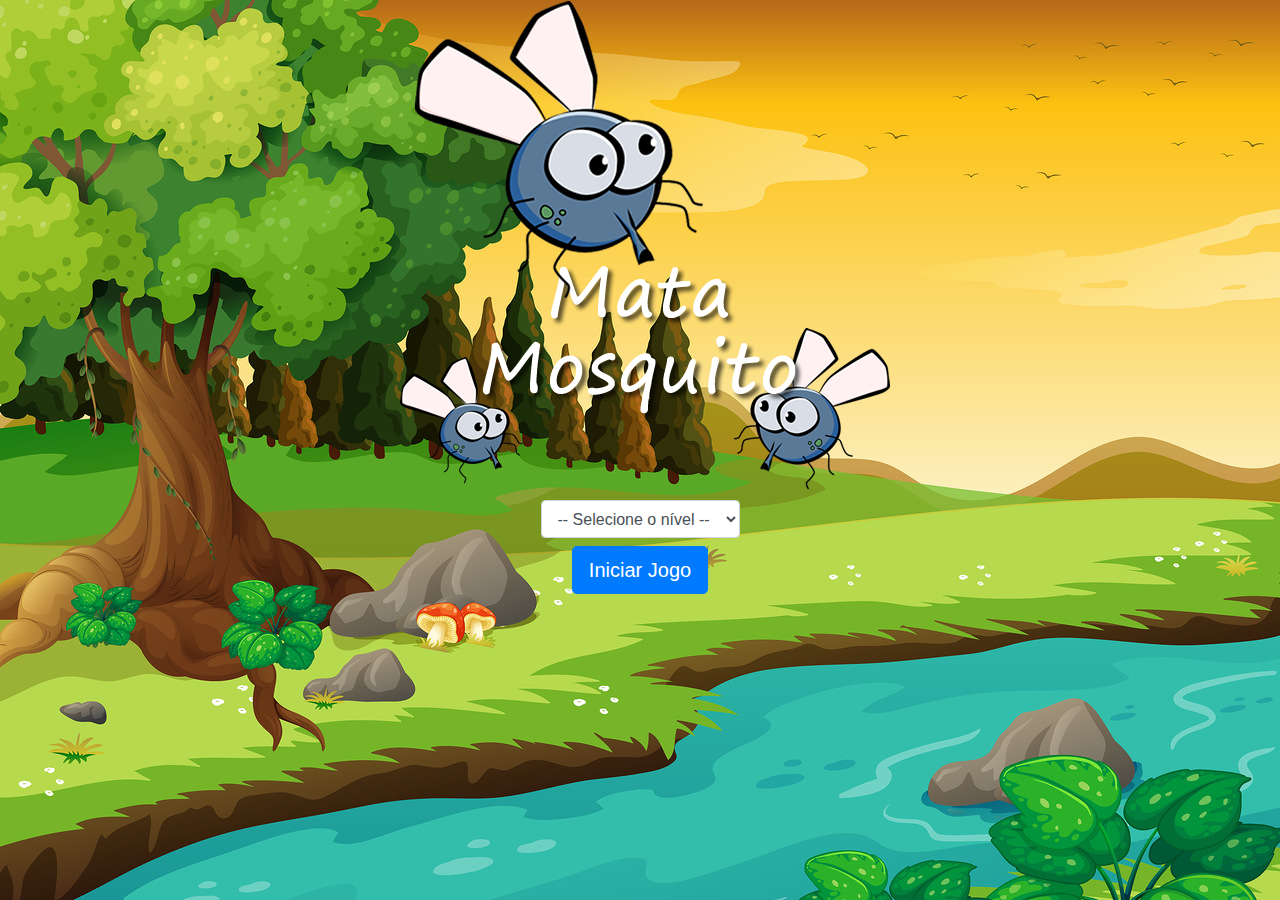
<file: 2-app-game-matamosquito/index.html>
<!DOCTYPE html>
<!--[if lt IE 7]>      <html class="no-js lt-ie9 lt-ie8 lt-ie7"> <![endif]-->
<!--[if IE 7]>         <html class="no-js lt-ie9 lt-ie8"> <![endif]-->
<!--[if IE 8]>         <html class="no-js lt-ie9"> <![endif]-->
<!--[if gt IE 8]><!--> <html class="no-js"> <!--<![endif]-->


    <head>
        <meta charset="utf-8">
        <meta http-equiv="X-UA-Compatible" content="IE=edge">
        <title>Mata Mosquito Game</title>
        <meta name="description" content="">
        <meta name="viewport" content="width=device-width, initial-scale=1">

        <!-- Latest compiled and minified CSS bootstrap-->
        <link rel="stylesheet" href="https://stackpath.bootstrapcdn.com/bootstrap/4.4.1/css/bootstrap.min.css" integrity="sha384-Vkoo8x4CGsO3+Hhxv8T/Q5PaXtkKtu6ug5TOeNV6gBiFeWPGFN9MuhOf23Q9Ifjh" crossorigin="anonymous">

        <link rel="stylesheet" href="css/estilo.css">

        <script>
            function iniciarJogo() {
                var nivel = document.getElementById('nivel').value

                if (nivel === '') 
                {
                    alert ('Selecione um nível para iniciar jogo')
                    return false
                }

                window.location.href = "app.html?" + nivel  /* O sinal de interrogação separa a pagina regisitada do parametro enviado */
            }
        </script>
    </head>


    <body>
        <!--[if lt IE 7]>
            <p class="browsehappy">You are using an <strong>outdated</strong> browser. Please <a href="#">upgrade your browser</a> to improve your experience.</p>
        <![endif]-->
        
            <div class="container">
                <div class="row">
                    <div class="col">
                        <div class="d-flex justify-content-center">
                            <img src="imagens/game.png" alt="Game over">
                        </div>
                    </div>
                </div>
            </div>

            <div class="row">
                <div class="col">
                    <div class="d-flex justify-content-center">
                        <div class="mb-2">
                            <select class="form-control" id="nivel">
                                <option value="">-- Selecione o nível --</option>
                                <option value="Normal">Normal</option>
                                <option value="Dificil">Difícil</option>
                                <option value="ChuckNorris">Chuck Norris</option>
                            </select>
                        </div>
                    </div>
                </div>
            </div>

            <div class="container">
                <div class="row">
                    <div class="col">
                        <div class="d-flex justify-content-center">
                            <button type="button" class="btn btn-primary btn-lg" onclick="iniciarJogo()">
                                Iniciar Jogo
                            </button>
                        </div>
                    </div>
                </div>
            </div>


    <!-- Latest compiled and minified JavaScript -->
    <script src="https://maxcdn.bootstrapcdn.com/bootstrap/3.3.7/js/bootstrap.min.js" integrity="sha384-Tc5IQib027qvyjSMfHjOMaLkfuWVxZxUPnCJA7l2mCWNIpG9mGCD8wGNIcPD7Txa" crossorigin="anonymous"></script>
    </body>
</html>
</file>
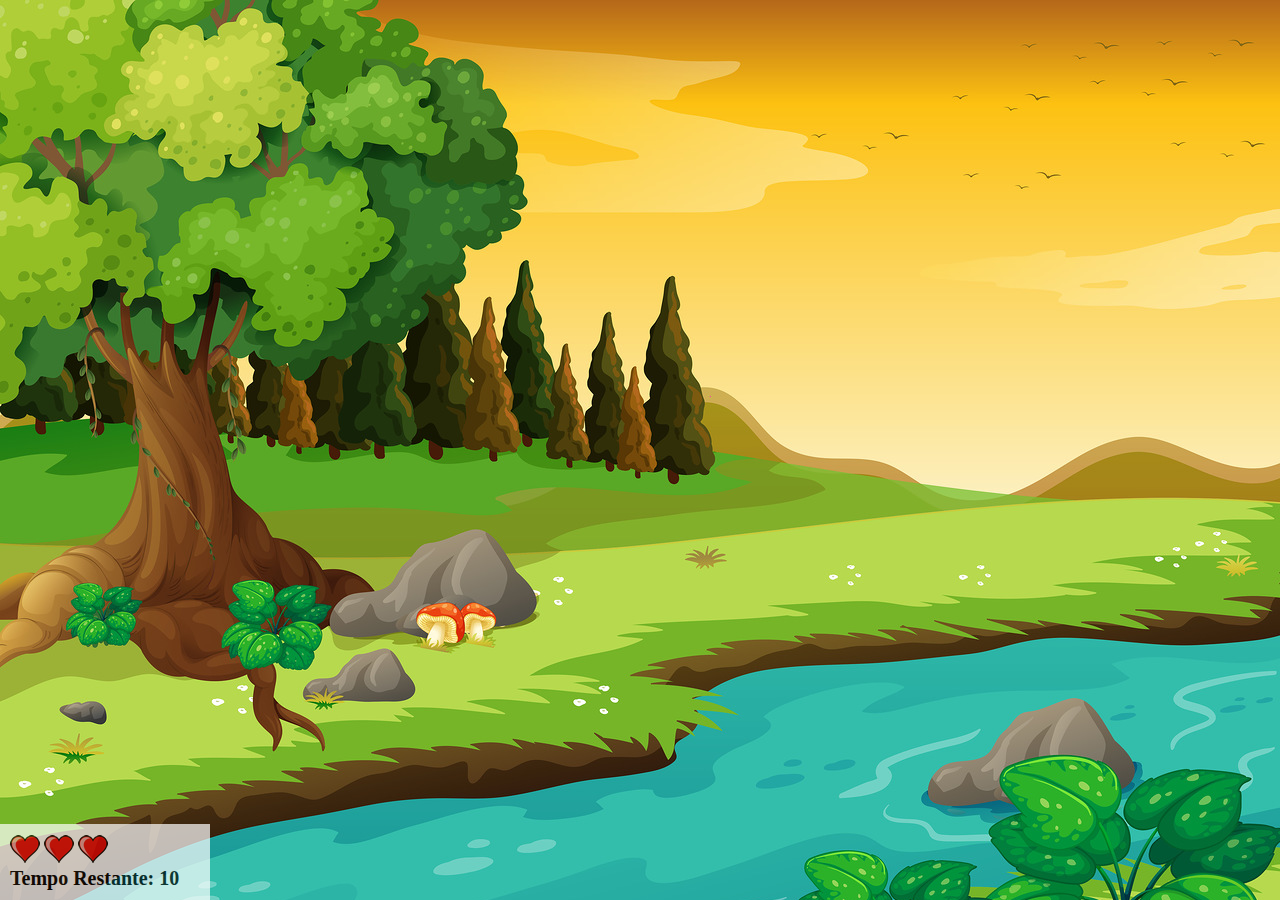
<file: 2-app-game-matamosquito/app.html>
<!DOCTYPE html>
<html lang="pt-br">
<head>
    <meta charset="UTF-8">
    <meta name="viewport" content="width=device-width, initial-scale=1, shrink-to-fit=no">
    <meta name="author" content="Lucas Martins da Silva Sena"/>
    <meta http-equiv="content-language" content="pt-br, en-US"/>
    <meta http-equiv="content-type" content="text/html"/>
    <meta name="copyright" content="©LiBerTECC"/>
    <meta name="description" content="Página Desenvolvida por Lucas Martins"/>
    <meta name="keywords" content="Curso, Site de Estudo, Udemy, Desenvolvimento Web Completo"/>
    <meta http-equiv="refresh" content="600"/>
    <meta name="generator" content="PhpStorm"/>
    <meta name="rating" content="general"/>
    <link rel="stylesheet" href="css/estilo.css">
    <title>mosquito</title>
    <link rel="icon" href="imagens/mosquito.png">
    <script src="jogo.js"></script>
    <style>

    </style>
</head>


<body onresize="ajustaTamanhoPalcoJogo()">
    
    <div class="painel">
        <div class="vidas">
            <img id="v1" src="imagens/coracao_cheio.png">
            <img id="v2" src="imagens/coracao_cheio.png">
            <img id="v3" src="imagens/coracao_cheio.png">
        </div>

        <div class="cronometro">Tempo Restante: <span id="cronometro"></span></div>
    </div>

    <script>
        document.getElementById('cronometro').innerHTML = tempo

        var criaMosca = setInterval(function() {
            posicaoRandomica()
        },criaMosquitoTempo)
    </script>
</body>
</file>
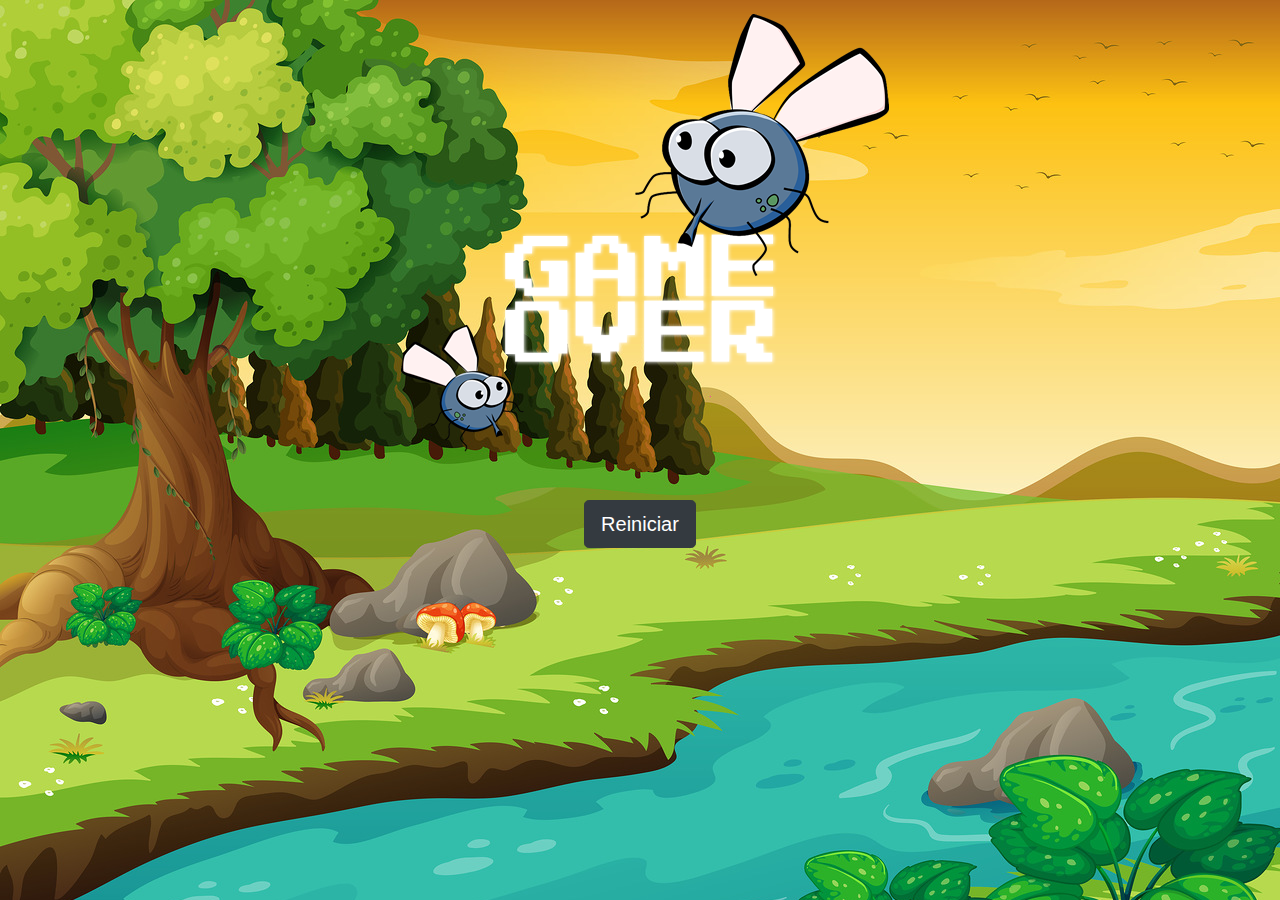
<file: 2-app-game-matamosquito/fim_de_jogo.html>
<!DOCTYPE html>
<!--[if lt IE 7]>      <html class="no-js lt-ie9 lt-ie8 lt-ie7"> <![endif]-->
<!--[if IE 7]>         <html class="no-js lt-ie9 lt-ie8"> <![endif]-->
<!--[if IE 8]>         <html class="no-js lt-ie9"> <![endif]-->
<!--[if gt IE 8]><!--> <html class="no-js"> <!--<![endif]-->


    <head>
        <meta charset="utf-8">
        <meta http-equiv="X-UA-Compatible" content="IE=edge">
        <title>Fim de Jogo - Mata Mosquito Game</title>
        <meta name="description" content="">
        <meta name="viewport" content="width=device-width, initial-scale=1">

        <!-- Latest compiled and minified CSS bootstrap-->
        <link rel="stylesheet" href="https://stackpath.bootstrapcdn.com/bootstrap/4.4.1/css/bootstrap.min.css" integrity="sha384-Vkoo8x4CGsO3+Hhxv8T/Q5PaXtkKtu6ug5TOeNV6gBiFeWPGFN9MuhOf23Q9Ifjh" crossorigin="anonymous">

        <link rel="stylesheet" href="css/estilo.css">
    </head>


    <body>
        <!--[if lt IE 7]>
            <p class="browsehappy">You are using an <strong>outdated</strong> browser. Please <a href="#">upgrade your browser</a> to improve your experience.</p>
        <![endif]-->
        
            <div class="container">
                <div class="row">
                    <div class="col">
                        <div class="d-flex justify-content-center">
                            <img src="imagens/game_over.png" alt="Game over">
                        </div>
                    </div>
                </div>
            </div>

            <div class="container">
                <div class="row">
                    <div class="col">
                        <div class="d-flex justify-content-center">
                            <button type="button" class="btn btn-dark btn-lg" onclick="window.location.href = 'app.html'">
                                Reiniciar
                            </button>
                        </div>
                    </div>
                </div>
            </div>


    <!-- Latest compiled and minified JavaScript -->
    <script src="https://maxcdn.bootstrapcdn.com/bootstrap/3.3.7/js/bootstrap.min.js" integrity="sha384-Tc5IQib027qvyjSMfHjOMaLkfuWVxZxUPnCJA7l2mCWNIpG9mGCD8wGNIcPD7Txa" crossorigin="anonymous"></script>
    </body>
</html>
</file>
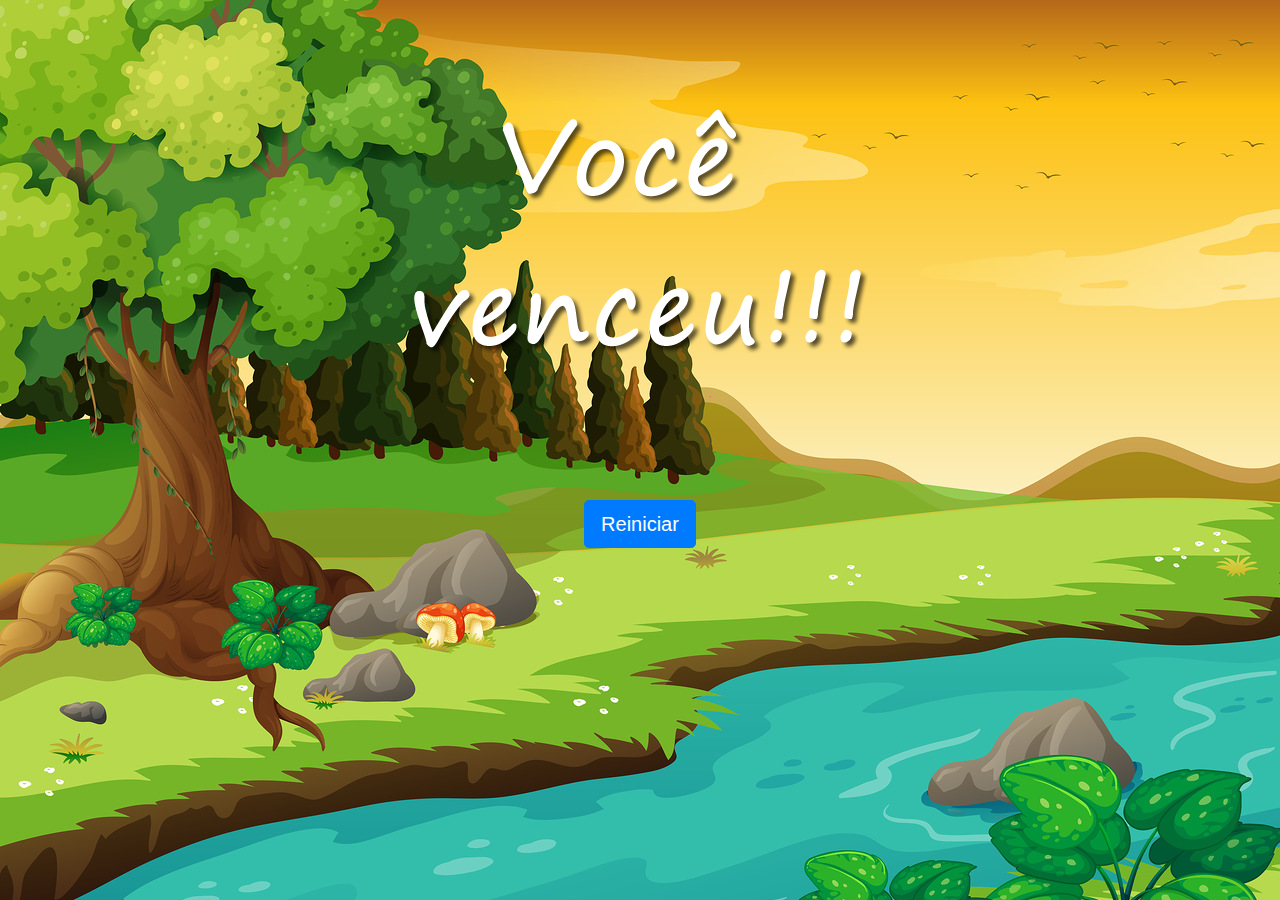
<file: 2-app-game-matamosquito/vitoria.html>
<!DOCTYPE html>
<!--[if lt IE 7]>      <html class="no-js lt-ie9 lt-ie8 lt-ie7"> <![endif]-->
<!--[if IE 7]>         <html class="no-js lt-ie9 lt-ie8"> <![endif]-->
<!--[if IE 8]>         <html class="no-js lt-ie9"> <![endif]-->
<!--[if gt IE 8]><!--> <html class="no-js"> <!--<![endif]-->


    <head>
        <meta charset="utf-8">
        <meta http-equiv="X-UA-Compatible" content="IE=edge">
        <title>Vitória - Mata Mosquito Game</title>
        <meta name="description" content="">
        <meta name="viewport" content="width=device-width, initial-scale=1">

        <!-- Latest compiled and minified CSS bootstrap-->
        <link rel="stylesheet" href="https://stackpath.bootstrapcdn.com/bootstrap/4.4.1/css/bootstrap.min.css" integrity="sha384-Vkoo8x4CGsO3+Hhxv8T/Q5PaXtkKtu6ug5TOeNV6gBiFeWPGFN9MuhOf23Q9Ifjh" crossorigin="anonymous">

        <link rel="stylesheet" href="css/estilo.css">
    </head>


    <body>
        <!--[if lt IE 7]>
            <p class="browsehappy">You are using an <strong>outdated</strong> browser. Please <a href="#">upgrade your browser</a> to improve your experience.</p>
        <![endif]-->
        
            <div class="container">
                <div class="row">
                    <div class="col">
                        <div class="d-flex justify-content-center">
                            <img src="imagens/vitoria.png" alt="Game over">
                        </div>
                    </div>
                </div>
            </div>

            <div class="container">
                <div class="row">
                    <div class="col">
                        <div class="d-flex justify-content-center">
                            <button type="button" class="btn btn-primary btn-lg" onclick="window.location.href = 'index.html'">
                                Reiniciar
                            </button>
                        </div>
                    </div>
                </div>
            </div>


    <!-- Latest compiled and minified JavaScript -->
    <script src="https://maxcdn.bootstrapcdn.com/bootstrap/3.3.7/js/bootstrap.min.js" integrity="sha384-Tc5IQib027qvyjSMfHjOMaLkfuWVxZxUPnCJA7l2mCWNIpG9mGCD8wGNIcPD7Txa" crossorigin="anonymous"></script>
    </body>
</html>
</file>
<file: 2-app-game-matamosquito/css/estilo.css>
html {
    cursor: url(../imagens/mata_mosca.png) 30 30, auto;
}

body {
    background-image: url('../imagens/bg.jpg');
    background-repeat: no-repeat;
}
/* Classes com os tamanhos aleatorios para os mosquitos */
.mosquito1 {
    /* tamanho do mosquito */
    width: 50px; 
    height: 50px;
}

.mosquito2 {
    /* tamanho do mosquito */
    width: 70px; 
    height: 70px;
}

.mosquito3 {
    /* tamanho do mosquito */
    width: 90px; 
    height: 90px;
}

/* Classes para dinamizar a orientaçao dos objetos */
.ladoA { /* o ladoA pode ser omitido */
    transform: scaleX(1);
}

.ladoB {
    transform: scaleX(-1); /* inverte o sentido -1 */
}

.painel {
    position: absolute;
    width: 190px;
    padding: 10px;
    left: 0;
    bottom: 0px;
    border-top: solid 1px #fff;
    background-color: #fff;
    opacity: 0.7;
}

.vidas {
    float: left;
}

.cronometro {
    float: left;
    font-size: 20px;
    font-weight: bold;
}
</file>
